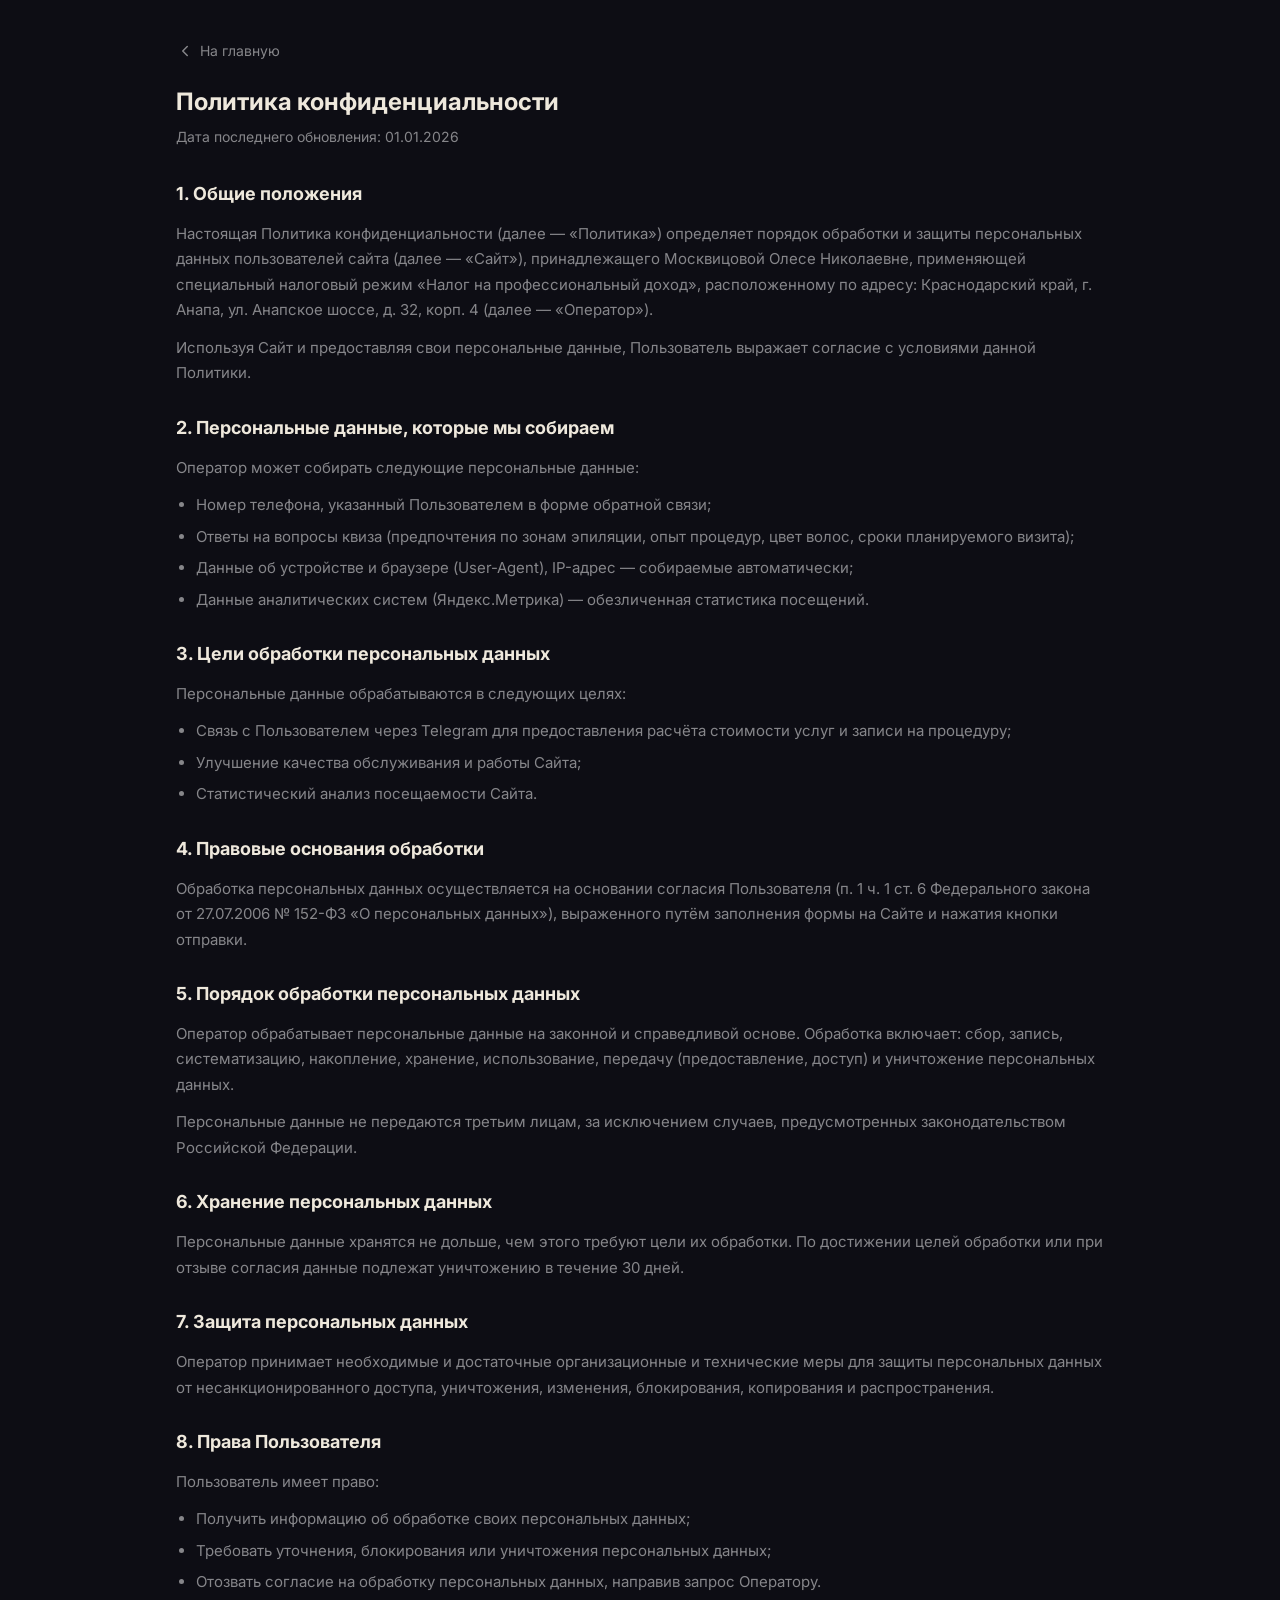
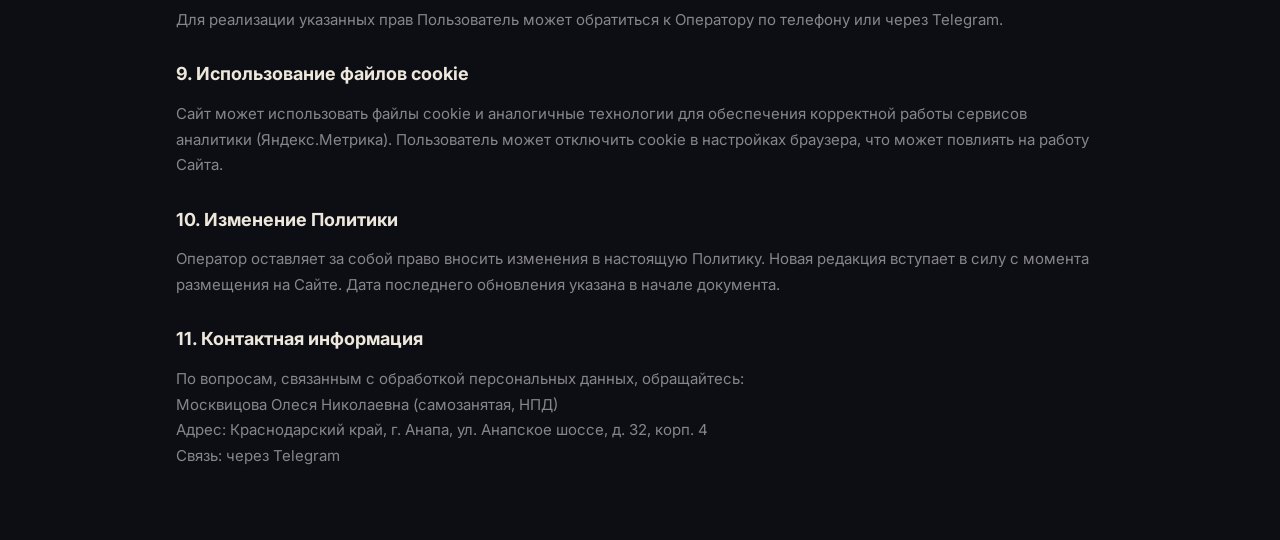
<file: privacy.html>
<!DOCTYPE html>
<html lang="ru">
<head>
  <meta charset="UTF-8">
  <meta name="viewport" content="width=device-width, initial-scale=1.0">
  <title>Политика конфиденциальности — Лазерная эпиляция в Анапе</title>

  <!-- Fonts -->
  <link rel="preconnect" href="https://fonts.googleapis.com">
  <link rel="preconnect" href="https://fonts.gstatic.com" crossorigin>
  <link href="https://fonts.googleapis.com/css2?family=Inter:wght@400;500;600;700&display=swap" rel="stylesheet">

  <!-- Styles -->
  <link rel="stylesheet" href="css/reset.css">
  <link rel="stylesheet" href="css/main.css">

  <style>
    .privacy-page {
      padding: 40px 0 60px;
      background: var(--color-bg);
    }

    .privacy-back {
      display: inline-flex;
      align-items: center;
      gap: 6px;
      font-size: 14px;
      color: var(--color-text-muted);
      margin-bottom: 24px;
      transition: color var(--transition);
    }

    .privacy-back:hover {
      color: var(--color-primary);
    }

    .privacy-back svg {
      width: 18px;
      height: 18px;
    }

    .privacy-title {
      font-size: 24px;
      font-weight: 700;
      margin-bottom: 8px;
      line-height: 1.3;
    }

    .privacy-date {
      font-size: 14px;
      color: var(--color-text-muted);
      margin-bottom: 32px;
    }

    .privacy-content h2 {
      font-size: 18px;
      font-weight: 700;
      margin-top: 28px;
      margin-bottom: 12px;
      color: var(--color-text);
    }

    .privacy-content p {
      font-size: 15px;
      line-height: 1.7;
      color: var(--color-text-muted);
      margin-bottom: 12px;
    }

    .privacy-content ul {
      margin-bottom: 12px;
      padding-left: 20px;
    }

    .privacy-content li {
      font-size: 15px;
      line-height: 1.7;
      color: var(--color-text-muted);
      margin-bottom: 6px;
      list-style: disc;
    }
  </style>
</head>
<body>

  <div class="privacy-page">
    <div class="container">

      <a href="index.html" class="privacy-back">
        <svg xmlns="http://www.w3.org/2000/svg" width="18" height="18" viewBox="0 0 24 24" fill="none" stroke="currentColor" stroke-width="2" stroke-linecap="round" stroke-linejoin="round"><path d="m15 18-6-6 6-6"/></svg>
        На главную
      </a>

      <h1 class="privacy-title">Политика конфиденциальности</h1>
      <p class="privacy-date">Дата последнего обновления: 01.01.2026</p>

      <div class="privacy-content">

        <h2>1. Общие положения</h2>
        <p>
          Настоящая Политика конфиденциальности (далее — «Политика») определяет порядок обработки и защиты
          персональных данных пользователей сайта (далее — «Сайт»), принадлежащего
          Москвицовой Олесе Николаевне, применяющей специальный налоговый режим «Налог на профессиональный доход»,
          расположенному по адресу: Краснодарский край, г. Анапа, ул. Анапское шоссе, д. 32, корп. 4
          (далее — «Оператор»).
        </p>
        <p>
          Используя Сайт и предоставляя свои персональные данные, Пользователь выражает согласие
          с условиями данной Политики.
        </p>

        <h2>2. Персональные данные, которые мы собираем</h2>
        <p>Оператор может собирать следующие персональные данные:</p>
        <ul>
          <li>Номер телефона, указанный Пользователем в форме обратной связи;</li>
          <li>Ответы на вопросы квиза (предпочтения по зонам эпиляции, опыт процедур, цвет волос, сроки планируемого визита);</li>
          <li>Данные об устройстве и браузере (User-Agent), IP-адрес — собираемые автоматически;</li>
          <li>Данные аналитических систем (Яндекс.Метрика) — обезличенная статистика посещений.</li>
        </ul>

        <h2>3. Цели обработки персональных данных</h2>
        <p>Персональные данные обрабатываются в следующих целях:</p>
        <ul>
          <li>Связь с Пользователем через Telegram для предоставления расчёта стоимости услуг и записи на процедуру;</li>
          <li>Улучшение качества обслуживания и работы Сайта;</li>
          <li>Статистический анализ посещаемости Сайта.</li>
        </ul>

        <h2>4. Правовые основания обработки</h2>
        <p>
          Обработка персональных данных осуществляется на основании согласия Пользователя
          (п. 1 ч. 1 ст. 6 Федерального закона от 27.07.2006 № 152-ФЗ «О персональных данных»),
          выраженного путём заполнения формы на Сайте и нажатия кнопки отправки.
        </p>

        <h2>5. Порядок обработки персональных данных</h2>
        <p>
          Оператор обрабатывает персональные данные на законной и справедливой основе.
          Обработка включает: сбор, запись, систематизацию, накопление, хранение, использование,
          передачу (предоставление, доступ) и уничтожение персональных данных.
        </p>
        <p>
          Персональные данные не передаются третьим лицам, за исключением случаев,
          предусмотренных законодательством Российской Федерации.
        </p>

        <h2>6. Хранение персональных данных</h2>
        <p>
          Персональные данные хранятся не дольше, чем этого требуют цели их обработки.
          По достижении целей обработки или при отзыве согласия данные подлежат уничтожению
          в течение 30 дней.
        </p>

        <h2>7. Защита персональных данных</h2>
        <p>
          Оператор принимает необходимые и достаточные организационные и технические меры
          для защиты персональных данных от несанкционированного доступа, уничтожения,
          изменения, блокирования, копирования и распространения.
        </p>

        <h2>8. Права Пользователя</h2>
        <p>Пользователь имеет право:</p>
        <ul>
          <li>Получить информацию об обработке своих персональных данных;</li>
          <li>Требовать уточнения, блокирования или уничтожения персональных данных;</li>
          <li>Отозвать согласие на обработку персональных данных, направив запрос Оператору.</li>
        </ul>
        <p>
          Для реализации указанных прав Пользователь может обратиться к Оператору
          по телефону или через Telegram.
        </p>

        <h2>9. Использование файлов cookie</h2>
        <p>
          Сайт может использовать файлы cookie и аналогичные технологии для обеспечения
          корректной работы сервисов аналитики (Яндекс.Метрика). Пользователь может
          отключить cookie в настройках браузера, что может повлиять на работу Сайта.
        </p>

        <h2>10. Изменение Политики</h2>
        <p>
          Оператор оставляет за собой право вносить изменения в настоящую Политику.
          Новая редакция вступает в силу с момента размещения на Сайте.
          Дата последнего обновления указана в начале документа.
        </p>

        <h2>11. Контактная информация</h2>
        <p>
          По вопросам, связанным с обработкой персональных данных, обращайтесь:<br>
          Москвицова Олеся Николаевна (самозанятая, НПД)<br>
          Адрес: Краснодарский край, г. Анапа, ул. Анапское шоссе, д. 32, корп. 4<br>
          Связь: через Telegram
        </p>

      </div>
    </div>
  </div>

</body>
</html>
</file>
<file: css/main.css>
/* === CSS Variables — Dark Gold Luxury (Lovable Style) === */
:root {
  /* Gold palette */
  --gold: #E2A517;
  --gold-bright: #D4960D;
  --gold-soft: #C9A96E;
  --gold-glow: #D4960D;

  /* Dark backgrounds */
  --bg-dark: #0d0d14;
  --bg-card: #131319;
  --bg-surface: rgba(19, 19, 25, 0.6);
  --glass: rgba(19, 19, 25, 0.6);
  --glass-border: rgba(42, 42, 48, 0.5);

  /* Text */
  --text: #eee8dc;
  --text-muted: #86868a;

  /* Functional */
  --success: #10b981;
  --danger: #ef4444;

  /* Legacy aliases for quiz.css */
  --color-primary: var(--gold);
  --color-primary-dark: var(--gold-bright);
  --color-primary-light: rgba(226, 165, 23, 0.1);
  --color-bg: var(--bg-dark);
  --color-bg-section: var(--bg-card);
  --color-bg-gradient: transparent;
  --color-text: var(--text);
  --color-text-muted: var(--text-muted);
  --color-accent: var(--gold-soft);
  --color-success: var(--success);
  --color-error: var(--danger);
  --color-border: var(--glass-border);
  --color-hint-bg: rgba(226, 165, 23, 0.08);
  --color-hint-text: var(--gold-soft);

  /* Typography */
  --font-heading: 'Cormorant Garamond', 'Georgia', serif;
  --font-main: 'Inter', 'Segoe UI', system-ui, -apple-system, sans-serif;

  /* Spacing & Shapes */
  --radius: 16px;
  --radius-lg: 20px;
  --radius-xl: 24px;
  --shadow: 0 4px 24px rgba(0, 0, 0, 0.3);
  --shadow-lg: 0 8px 40px rgba(0, 0, 0, 0.5);
  --transition: 0.3s ease;
}

/* === Base === */
html {
  font-size: 16px;
  scroll-behavior: smooth;
}

body {
  font-family: var(--font-main);
  font-weight: 400;
  color: var(--text);
  background: var(--bg-dark);
  overflow-x: hidden;
  line-height: 1.6;
}

.container {
  width: 100%;
  max-width: 480px;
  margin: 0 auto;
  padding: 0 16px;
  position: relative;
  z-index: 1;
}

/* === Background Effects === */
.bg-grid {
  display: none;
}

.bg-glow {
  position: fixed;
  inset: 0;
  z-index: 0;
  overflow: hidden;
  pointer-events: none;
}

.bg-glow .orb {
  position: absolute;
  border-radius: 50%;
  filter: blur(180px);
  opacity: 0.10;
  animation: orbFloat 20s ease-in-out infinite alternate;
}

.bg-glow .orb:nth-child(1) {  display: none;}

.bg-glow .orb:nth-child(2) {
  width: 400px;
  height: 400px;
  background: var(--gold-soft);
  bottom: -10%;
  right: -8%;
  animation-delay: -8s;
}

.bg-glow .orb:nth-child(3) {
  width: 350px;
  height: 350px;
  background: var(--gold-bright);
  top: 45%;
  left: 55%;
  animation-delay: -14s;
}

@keyframes orbFloat {
  0% { transform: translate(0, 0) scale(1); }
  100% { transform: translate(30px, -20px) scale(1.1); }
}

/* === Glass Effect (Lovable bg-glass) === */
.glass {
  background: var(--glass);
  backdrop-filter: blur(16px);
  -webkit-backdrop-filter: blur(16px);
  border: 1px solid var(--glass-border);
}

/* === Gold glow shadow (Lovable glow-gold) === */
.glow-gold {
  box-shadow: 0 0 30px rgba(212, 150, 13, 0.15), 0 0 60px rgba(212, 150, 13, 0.05);
}

/* === Gold gradient text (Lovable text-gradient-gold) === */
.text-gold {
  background: linear-gradient(135deg, var(--gold), var(--gold-soft));
  -webkit-background-clip: text;
  -webkit-text-fill-color: transparent;
  background-clip: text;
}

/* === Buttons === */
.btn {
  display: inline-flex;
  align-items: center;
  justify-content: center;
  gap: 10px;
  min-height: 56px;
  padding: 16px 32px;
  font-size: 1rem;
  font-weight: 600;
  border-radius: var(--radius);
  transition: all var(--transition);
  border: none;
  cursor: pointer;
  -webkit-tap-highlight-color: transparent;
}

/* Lovable btn-gold */
.btn-primary {
  background: var(--gold);
  color: var(--bg-dark);
  box-shadow: 0 4px 20px rgba(226, 165, 23, 0.3);
}

.btn-primary:hover {
  transform: translateY(-1px);
  box-shadow: 0 6px 30px rgba(226, 165, 23, 0.5);
}

.btn-primary:active {
  transform: translateY(0);
}

.btn-primary:disabled {
  background: rgba(255, 255, 255, 0.06);
  color: var(--text-muted);
  box-shadow: none;
  cursor: not-allowed;
  transform: none;
}

/* Gold shimmer CTA */
.btn-neon-shimmer {
  background: linear-gradient(135deg, var(--gold) 0%, var(--gold-soft) 30%, #F0C850 50%, var(--gold-soft) 70%, var(--gold) 100%);
  background-size: 300% 300%;
  color: var(--bg-dark);
  box-shadow: 0 4px 25px rgba(226, 165, 23, 0.35);
  animation: gold-shimmer 4s ease infinite;
  font-size: 1.0625rem;
  font-weight: 600;
}

.btn-neon-shimmer:hover {
  transform: translateY(-1px);
  box-shadow: 0 6px 35px rgba(226, 165, 23, 0.5);
}

.btn-neon-shimmer:active {
  transform: translateY(0);
}

@keyframes gold-shimmer {
  0% { background-position: 0% 50%; }
  50% { background-position: 100% 50%; }
  100% { background-position: 0% 50%; }
}

.btn-full {
  width: 100%;
}

.btn-outline {
  background: transparent;
  color: var(--gold-soft);
  border: 1px solid var(--glass-border);
}

.btn-outline:hover {
  border-color: rgba(226, 165, 23, 0.4);
  color: var(--gold);
}

/* === Hero Section === */
#hero {
  background: transparent;
  min-height: 100vh;
  min-height: 100dvh;
  display: flex;
  align-items: center;
  padding: 60px 0 40px;
  position: relative;
  overflow: hidden;
}

/* Hero background image (Lovable style) */
.hero__bg {
  position: absolute;
  inset: 0;
  z-index: 0;
  pointer-events: none;
}

.hero__bg-img {
  width: 100%;
  height: 100%;
  object-fit: cover;
  opacity: 0.4;
}

.hero__story {
  display: flex;
  align-items: center;
  gap: 12px;
  margin-bottom: 24px;
}

.hero__avatar {
  width: 72px;
  height: 72px;
  border-radius: 50%;
  display: flex;
  align-items: center;
  justify-content: center;
  position: relative;
  flex-shrink: 0;
}

/* Pulsing glow behind logo */
.hero__avatar-glow {
  position: absolute;
  inset: -16px;
  border-radius: 50%;
  background: radial-gradient(circle, rgba(201, 169, 110, 0.1), transparent 70%);
  animation: logoGlowPulse 3s ease-in-out infinite;
}

@keyframes logoGlowPulse {
  0%, 100% { opacity: 0.5; transform: scale(1); }
  50% { opacity: 1; transform: scale(1.1); }
}

/* Outer spinning ring */
.hero__avatar-ring--outer {
  position: absolute;
  inset: -10px;
  border-radius: 50%;
  border: 1px solid transparent;
  border-top-color: rgba(201, 169, 110, 0.4);
  border-right-color: rgba(201, 169, 110, 0.1);
  animation: spinCW 6s linear infinite;
}

@keyframes spinCW { to { transform: rotate(360deg); } }

/* Inner counter-spinning ring */
.hero__avatar-ring--inner {
  position: absolute;
  inset: -4px;
  border-radius: 50%;
  border: 1px solid transparent;
  border-bottom-color: rgba(201, 169, 110, 0.3);
  border-left-color: rgba(201, 169, 110, 0.08);
  animation: spinCCW 4s linear infinite;
}

@keyframes spinCCW { to { transform: rotate(-360deg); } }

/* Orbit dots */
.hero__avatar-dot {
  position: absolute;
  width: 3px;
  height: 3px;
  border-radius: 50%;
  background: var(--gold);
  box-shadow: 0 0 6px rgba(201, 169, 110, 0.6);
}

.hero__avatar-dot:nth-child(4) {
  top: -8px;
  left: 50%;
  transform: translateX(-50%);
  animation: orbitDotFade 3s ease-in-out infinite;
}

.hero__avatar-dot:nth-child(5) {
  bottom: -8px;
  left: 50%;
  transform: translateX(-50%);
  animation: orbitDotFade 3s ease-in-out infinite 1.5s;
}

@keyframes orbitDotFade {
  0%, 100% { opacity: 0.2; }
  50% { opacity: 1; }
}

.hero__avatar-inner {
  width: 72px;
  height: 72px;
  border-radius: 50%;
  background: linear-gradient(145deg, rgba(201, 169, 110, 0.1), rgba(201, 169, 110, 0.03));
  border: 1px solid rgba(201, 169, 110, 0.15);
  display: flex;
  align-items: center;
  justify-content: center;
  position: relative;
  z-index: 1;
  animation: logoBreath 4s ease-in-out infinite;
}

@keyframes logoBreath {
  0%, 100% { box-shadow: 0 0 20px rgba(201, 169, 110, 0.1); }
  50% { box-shadow: 0 0 40px rgba(201, 169, 110, 0.2); }
}

.hero__avatar-logo {
  font-size: 22px;
  font-weight: 800;
  font-family: var(--font-main);
  background: linear-gradient(135deg, #e8d5a8, var(--gold-soft), #a07d3f);
  background-size: 200% 200%;
  -webkit-background-clip: text;
  -webkit-text-fill-color: transparent;
  background-clip: text;
  animation: logoGradShift 4s ease-in-out infinite;
  letter-spacing: 2px;
  user-select: none;
  line-height: 1;
}

@keyframes logoGradShift {
  0%, 100% { background-position: 0% 50%; }
  50% { background-position: 100% 50%; }
}

.hero__story-text {
  font-size: 14px;
  color: var(--text-muted);
  line-height: 1.4;
}

.hero__story-text strong {
  color: var(--text);
  display: block;
  font-weight: 600;
}


.hero__title {
  font-size: 32px;
  font-weight: 700;
  font-family: var(--font-heading);
  line-height: 1.15;
  margin-bottom: 16px;
  color: var(--text);
}

.hero__title span {
  background: linear-gradient(135deg, var(--gold), var(--gold-soft));
  background-size: 200% 200%;
  -webkit-background-clip: text;
  -webkit-text-fill-color: transparent;
  background-clip: text;
  animation: goldGradient 6s ease-in-out infinite;
}

@keyframes goldGradient {
  0%, 100% { background-position: 0% 50%; }
  50% { background-position: 100% 50%; }
}

.hero__subtitle {
  font-size: 16px;
  color: var(--text-muted);
  line-height: 1.5;
  margin-bottom: 24px;
  font-weight: 400;
}

.hero__cta {
  margin-bottom: 12px;
}

.hero__urgency {
  text-align: center;
  font-size: 14px;
  color: var(--gold);
  font-weight: 600;
  margin-bottom: 32px;
  animation: urgency-pulse 2.5s ease-in-out infinite;
  display: flex;
  align-items: center;
  justify-content: center;
  gap: 6px;
}

@keyframes urgency-pulse {
  0%, 100% { opacity: 1; }
  50% { opacity: 0.4; }
}

.hero__urgency svg {
  width: 16px;
  height: 16px;
}

/* Social proof mini-bar (Lovable bg-glass) */
.hero__social-proof {
  display: flex;
  justify-content: space-between;
  gap: 8px;
  padding: 16px;
  background: var(--glass);
  backdrop-filter: blur(16px);
  -webkit-backdrop-filter: blur(16px);
  border-radius: var(--radius);
  border: 1px solid var(--glass-border);
}

.hero__stat {
  text-align: center;
  flex: 1;
}

.hero__stat-value {
  font-size: 22px;
  font-weight: 700;
  font-family: var(--font-heading);
  color: var(--gold);
  line-height: 1.2;
}

.hero__stat-label {
  font-size: 11px;
  color: var(--text-muted);
  line-height: 1.3;
  margin-top: 2px;
}

/* === Trust Bar (Lovable BenefitsSection style) === */
#trust-bar {
  padding: 40px 0;
  background: transparent;
  position: relative;
  z-index: 1;
}

.trust-grid {
  display: grid;
  grid-template-columns: 1fr 1fr;
  gap: 12px;
}

.trust-card {
  background: var(--glass);
  backdrop-filter: blur(16px);
  -webkit-backdrop-filter: blur(16px);
  border: 1px solid var(--glass-border);
  border-radius: var(--radius);
  padding: 16px;
  text-align: center;
  transition: all var(--transition);
  box-shadow: 0 0 30px rgba(212, 150, 13, 0.08), 0 0 60px rgba(212, 150, 13, 0.03);
}

.trust-card:hover {
  border-color: rgba(226, 165, 23, 0.2);
  transform: translateY(-4px);
  box-shadow: 0 0 30px rgba(212, 150, 13, 0.15), 0 0 60px rgba(212, 150, 13, 0.05);
}

.trust-card__icon {
  width: 44px;
  height: 44px;
  border-radius: 12px;
  background: rgba(226, 165, 23, 0.1);
  display: flex;
  align-items: center;
  justify-content: center;
  margin: 0 auto 12px;
  color: var(--gold);
}

.trust-card__title {
  font-size: 15px;
  font-weight: 600;
  margin-bottom: 4px;
  color: var(--gold);
}

.trust-card__text {
  font-size: 13px;
  color: var(--text-muted);
  line-height: 1.4;
}

/* === Reviews === */
#reviews {
  padding: 40px 0;
  background: transparent;
  position: relative;
  z-index: 1;
}

.section-title {
  font-size: 26px;
  font-weight: 700;
  font-family: var(--font-heading);
  text-align: center;
  margin-bottom: 8px;
  color: var(--text);
}

.section-subtitle {
  font-size: 15px;
  color: var(--text-muted);
  text-align: center;
  margin-bottom: 24px;
}

.reviews-scroll {
  display: flex;
  gap: 12px;
  overflow-x: auto;
  scroll-snap-type: x mandatory;
  -webkit-overflow-scrolling: touch;
  padding-bottom: 8px;
  scrollbar-width: none;
}

.reviews-scroll::-webkit-scrollbar {
  display: none;
}

.review-card {
  min-width: 300px;
  width: 300px;
  background: var(--glass);
  backdrop-filter: blur(16px);
  -webkit-backdrop-filter: blur(16px);
  border: 1px solid var(--glass-border);
  border-radius: var(--radius);
  padding: 20px;
  scroll-snap-align: start;
  flex-shrink: 0;
  transition: all var(--transition);
}

.review-card:hover {
  border-color: rgba(226, 165, 23, 0.15);
}

.review-card__header {
  display: flex;
  align-items: center;
  gap: 12px;
  margin-bottom: 12px;
}

.review-card__avatar {
  width: 40px;
  height: 40px;
  border-radius: 50%;
  background: rgba(226, 165, 23, 0.1);
  display: flex;
  align-items: center;
  justify-content: center;
  font-size: 18px;
  flex-shrink: 0;
}

.review-card__name {
  font-weight: 600;
  font-size: 15px;
  color: var(--text);
}

.review-card__zone {
  font-size: 13px;
  color: var(--text-muted);
}

.review-card__stars {
  color: #FBBF24;
  font-size: 14px;
  margin-bottom: 8px;
  letter-spacing: 2px;
}

.review-card__text {
  font-size: 14px;
  line-height: 1.5;
  color: var(--text-muted);
}

/* === Before/After === */
#before-after {
  padding: 40px 0;
  background: transparent;
  position: relative;
  z-index: 1;
}

.ba-scroll {
  display: flex;
  gap: 12px;
  overflow-x: auto;
  scroll-snap-type: x mandatory;
  -webkit-overflow-scrolling: touch;
  padding-bottom: 8px;
  scrollbar-width: none;
}

.ba-scroll::-webkit-scrollbar {
  display: none;
}

.ba-card {
  min-width: 300px;
  width: 300px;
  background: var(--glass);
  backdrop-filter: blur(16px);
  -webkit-backdrop-filter: blur(16px);
  border: 1px solid var(--glass-border);
  border-radius: var(--radius);
  overflow: hidden;
  scroll-snap-align: start;
  flex-shrink: 0;
  transition: all var(--transition);
}

.ba-card:hover {
  border-color: rgba(226, 165, 23, 0.15);
}

.ba-card__images {
  display: grid;
  grid-template-columns: 1fr 1fr;
  gap: 2px;
}

.ba-card__img {
  position: relative;
  aspect-ratio: 1;
  background: rgba(255, 255, 255, 0.02);
  overflow: hidden;
}

.ba-card__img img {
  width: 100%;
  height: 100%;
  object-fit: cover;
  display: block;
}

.ba-card__img::after {
  content: attr(data-label);
  position: absolute;
  bottom: 8px;
  left: 8px;
  font-size: 11px;
  font-weight: 600;
  padding: 2px 8px;
  border-radius: 4px;
  color: #fff;
}

.ba-card__img--before::after {
  background: rgba(255, 255, 255, 0.15);
  backdrop-filter: blur(4px);
}

.ba-card__img--after::after {
  background: rgba(226, 165, 23, 0.5);
  backdrop-filter: blur(4px);
}

.ba-card__info {
  padding: 12px 16px;
}

.ba-card__zone {
  font-weight: 600;
  font-size: 14px;
  margin-bottom: 4px;
  color: var(--text);
}

.ba-card__sessions {
  font-size: 13px;
  color: var(--text-muted);
}

/* === FAQ === */
#faq {
  padding: 40px 0;
  background: transparent;
  position: relative;
  z-index: 1;
}

.faq-list {
  display: flex;
  flex-direction: column;
  gap: 8px;
}

.faq-item {
  background: var(--glass);
  backdrop-filter: blur(16px);
  -webkit-backdrop-filter: blur(16px);
  border-radius: var(--radius);
  overflow: hidden;
  border: 1px solid var(--glass-border);
  transition: all var(--transition);
  box-shadow: 0 0 30px rgba(212, 150, 13, 0.06), 0 0 60px rgba(212, 150, 13, 0.02);
}

.faq-item:hover {
  border-color: rgba(226, 165, 23, 0.15);
}

.faq-item__question {
  width: 100%;
  display: flex;
  align-items: center;
  justify-content: space-between;
  padding: 16px;
  font-size: 15px;
  font-weight: 600;
  text-align: left;
  background: none;
  border: none;
  cursor: pointer;
  gap: 12px;
  color: var(--text);
  min-height: 48px;
}

.faq-item__question svg {
  flex-shrink: 0;
  transition: transform var(--transition);
  color: var(--text-muted);
}

.faq-item.open .faq-item__question svg {
  transform: rotate(180deg);
  color: var(--gold);
}

.faq-item__answer {
  max-height: 0;
  overflow: hidden;
  transition: max-height 0.35s ease, padding 0.35s ease;
}

.faq-item.open .faq-item__answer {
  max-height: 300px;
}

.faq-item__answer-inner {
  padding: 0 16px 16px;
  font-size: 14px;
  line-height: 1.6;
  color: var(--text-muted);
}

/* === Footer Content === */
#footer-content {
  padding: 40px 0 0;
  background: transparent;
  position: relative;
  z-index: 1;
}

.map-placeholder {
  background: var(--glass);
  backdrop-filter: blur(16px);
  -webkit-backdrop-filter: blur(16px);
  border-radius: var(--radius);
  height: 200px;
  display: flex;
  flex-direction: column;
  align-items: center;
  justify-content: center;
  gap: 12px;
  color: var(--text-muted);
  margin-bottom: 16px;
  border: 1px solid var(--glass-border);
}

.map-placeholder svg {
  color: var(--gold);
}

.map-placeholder__text {
  font-size: 14px;
  font-weight: 500;
}

/* === Footer === */
footer {
  background: rgba(19, 19, 25, 0.5);
  border-top: 1px solid var(--glass-border);
  color: var(--text-muted);
  padding: 24px 0;
  margin-top: 40px;
  font-size: 13px;
  position: relative;
  z-index: 1;
}

footer .container {
  display: flex;
  flex-direction: column;
  align-items: center;
  gap: 8px;
  text-align: center;
}

footer a {
  color: var(--gold-soft);
  text-decoration: underline;
}

footer a:hover {
  color: var(--gold);
}

/* === Sticky CTA === */
.sticky-cta {
  position: fixed;
  bottom: 0;
  left: 0;
  right: 0;
  z-index: 100;
  background: rgba(13, 13, 20, 0.92);
  backdrop-filter: blur(20px);
  -webkit-backdrop-filter: blur(20px);
  padding: 12px 16px;
  padding-bottom: calc(12px + env(safe-area-inset-bottom, 0px));
  box-shadow: 0 -4px 30px rgba(0, 0, 0, 0.4);
  border-top: 1px solid var(--glass-border);
  transform: translateY(100%);
  transition: transform 0.4s ease;
}

.sticky-cta.visible {
  transform: translateY(0);
}

.sticky-cta.hidden {
  transform: translateY(100%);
}

.sticky-cta .btn {
  width: 100%;
  font-size: 15px;
  min-height: 48px;
}

/* === Yandex Map iframe === */
.map-embed {
  border-radius: var(--radius);
  overflow: hidden;
  margin-bottom: 16px;
  border: 1px solid var(--glass-border);
}

.map-embed iframe {
  display: block;
  border: none;
}

/* === Global icon color (gold) except review stars & button icons === */
svg[data-lucide] {
  color: var(--gold);
}

.btn svg[data-lucide] {
  color: inherit;
}

/* === Desktop === */
@media (min-width: 768px) {
  .container {
    max-width: 640px;
  }

  .hero__title {
    font-size: 40px;
  }

  .trust-grid {
    grid-template-columns: repeat(4, 1fr);
  }

  .section-title {
    font-size: 32px;
  }
}

@media (min-width: 1200px) {
  .container {
    max-width: 960px;
  }

  .hero__title {
    font-size: 48px;
  }
}

/* === Scroll Reveal Animations === */
.reveal {
  opacity: 0;
  transform: translateY(40px);
  transition: opacity 0.8s cubic-bezier(0.16, 1, 0.3, 1),
              transform 0.8s cubic-bezier(0.16, 1, 0.3, 1);
}

.reveal.visible {
  opacity: 1;
  transform: translateY(0);
}

/* Staggered children animation */
.reveal-stagger .reveal-child {
  opacity: 0;
  transform: translateY(30px);
  transition: opacity 0.6s cubic-bezier(0.16, 1, 0.3, 1),
              transform 0.6s cubic-bezier(0.16, 1, 0.3, 1);
}

.reveal-stagger.visible .reveal-child {
  opacity: 1;
  transform: translateY(0);
}

.reveal-stagger.visible .reveal-child:nth-child(1) { transition-delay: 0.05s; }
.reveal-stagger.visible .reveal-child:nth-child(2) { transition-delay: 0.12s; }
.reveal-stagger.visible .reveal-child:nth-child(3) { transition-delay: 0.19s; }
.reveal-stagger.visible .reveal-child:nth-child(4) { transition-delay: 0.26s; }
.reveal-stagger.visible .reveal-child:nth-child(5) { transition-delay: 0.33s; }

/* Scale-in for special elements */
.reveal-scale {
  opacity: 0;
  transform: scale(0.9);
  transition: opacity 0.7s cubic-bezier(0.16, 1, 0.3, 1),
              transform 0.7s cubic-bezier(0.16, 1, 0.3, 1);
}

.reveal-scale.visible {
  opacity: 1;
  transform: scale(1);
}

/* === Parallax Background === */
.bg-glow.parallax {
  will-change: transform;
  transition: transform 0.1s linear;
}

/* === Enhanced Card Hover Effects === */
.trust-card {
  transition: all 0.4s cubic-bezier(0.16, 1, 0.3, 1);
}

.trust-card:hover {
  transform: translateY(-8px) scale(1.02);
  box-shadow: 0 0 40px rgba(212, 150, 13, 0.2), 0 0 80px rgba(212, 150, 13, 0.08);
  border-color: rgba(226, 165, 23, 0.3);
}

.trust-card:hover .trust-card__icon {
  transform: scale(1.15) rotate(-5deg);
  background: rgba(226, 165, 23, 0.18);
}

.trust-card__icon {
  transition: all 0.4s cubic-bezier(0.16, 1, 0.3, 1);
}

.review-card {
  transition: all 0.4s cubic-bezier(0.16, 1, 0.3, 1);
}

.review-card:hover {
  transform: translateY(-4px) scale(1.01);
  border-color: rgba(226, 165, 23, 0.25);
  box-shadow: 0 8px 32px rgba(212, 150, 13, 0.12);
}

.ba-card {
  transition: all 0.4s cubic-bezier(0.16, 1, 0.3, 1);
}

.ba-card:hover {
  transform: translateY(-4px) scale(1.01);
  border-color: rgba(226, 165, 23, 0.25);
  box-shadow: 0 8px 32px rgba(212, 150, 13, 0.12);
}

.ba-card:hover .ba-card__img img {
  transform: scale(1.05);
}

.ba-card__img img {
  transition: transform 0.6s cubic-bezier(0.16, 1, 0.3, 1);
}

.faq-item {
  transition: all 0.4s cubic-bezier(0.16, 1, 0.3, 1);
}

.faq-item:hover {
  transform: translateX(4px);
  border-color: rgba(226, 165, 23, 0.2);
}

/* === Enhanced Button Effects === */
.btn-neon-shimmer {
  position: relative;
  overflow: hidden;
}

.btn-neon-shimmer::before {
  content: '';
  position: absolute;
  top: -50%;
  left: -60%;
  width: 40%;
  height: 200%;
  background: linear-gradient(
    90deg,
    transparent,
    rgba(255, 255, 255, 0.25),
    transparent
  );
  transform: skewX(-20deg);
  transition: none;
  animation: btnShine 4s ease-in-out infinite;
}

@keyframes btnShine {
  0%, 100% { left: -60%; }
  50% { left: 120%; }
}

.btn-primary {
  position: relative;
  overflow: hidden;
  transition: all 0.4s cubic-bezier(0.16, 1, 0.3, 1);
}

.btn-primary:hover {
  transform: translateY(-2px);
  box-shadow: 0 8px 36px rgba(226, 165, 23, 0.45);
}

.btn-primary:active {
  transform: translateY(0) scale(0.98);
}

/* === Animated Gradient Title === */
.hero__title {
  position: relative;
}

.hero__title span {
  background: linear-gradient(
    270deg,
    var(--gold),
    #F0C850,
    var(--gold-soft),
    #E8C547,
    var(--gold)
  );
  background-size: 400% 400%;
  -webkit-background-clip: text;
  -webkit-text-fill-color: transparent;
  background-clip: text;
  animation: gradientShift 6s ease infinite;
}

@keyframes gradientShift {
  0% { background-position: 0% 50%; }
  25% { background-position: 50% 100%; }
  50% { background-position: 100% 50%; }
  75% { background-position: 50% 0%; }
  100% { background-position: 0% 50%; }
}

/* Section titles get gradient on hover */
.section-title {
  transition: all 0.4s ease;
  cursor: default;
}

/* === Floating Particles Decoration === */
.particles {
  position: fixed;
  inset: 0;
  z-index: 0;
  pointer-events: none;
  overflow: hidden;
}

.particle {
  position: absolute;
  width: 3px;
  height: 3px;
  border-radius: 50%;
  background: var(--gold);
  opacity: 0;
  animation: particleFloat linear infinite;
}

@keyframes particleFloat {
  0% { opacity: 0; transform: translateY(100vh) scale(0); }
  10% { opacity: 0.6; }
  90% { opacity: 0.3; }
  100% { opacity: 0; transform: translateY(-10vh) scale(1); }
}

/* === Glowing separator between sections === */
.glow-divider {
  height: 1px;
  background: linear-gradient(90deg, transparent, rgba(226, 165, 23, 0.3), transparent);
  margin: 0 auto;
  max-width: 200px;
  position: relative;
}

.glow-divider::after {
  content: '';
  position: absolute;
  inset: -4px 0;
  background: linear-gradient(90deg, transparent, rgba(226, 165, 23, 0.08), transparent);
  filter: blur(4px);
}

/* === Hero entrance animation === */
.hero__story { animation: heroFadeIn 0.8s 0.1s cubic-bezier(0.16, 1, 0.3, 1) both; }
.hero__title { animation: heroFadeIn 0.8s 0.25s cubic-bezier(0.16, 1, 0.3, 1) both; }
.hero__subtitle { animation: heroFadeIn 0.8s 0.4s cubic-bezier(0.16, 1, 0.3, 1) both; }
.hero__cta { animation: heroFadeIn 0.8s 0.55s cubic-bezier(0.16, 1, 0.3, 1) both; }
.hero__urgency { animation: heroFadeIn 0.8s 0.65s cubic-bezier(0.16, 1, 0.3, 1) both; }
.hero__social-proof { animation: heroFadeIn 0.8s 0.75s cubic-bezier(0.16, 1, 0.3, 1) both; }

@keyframes heroFadeIn {
  from { opacity: 0; transform: translateY(30px); }
  to { opacity: 1; transform: translateY(0); }
}

/* === Back to Top Button === */
.back-to-top {
  position: fixed;
  bottom: 90px;
  right: 16px;
  z-index: 99;
  width: 48px;
  height: 48px;
  border-radius: 50%;
  background: var(--glass);
  backdrop-filter: blur(16px);
  -webkit-backdrop-filter: blur(16px);
  border: 1px solid var(--glass-border);
  color: var(--gold);
  display: flex;
  align-items: center;
  justify-content: center;
  cursor: pointer;
  opacity: 0;
  transform: translateY(20px) scale(0.8);
  transition: all 0.4s cubic-bezier(0.16, 1, 0.3, 1);
  pointer-events: none;
  box-shadow: 0 4px 20px rgba(0, 0, 0, 0.3);
}

.back-to-top.visible {
  opacity: 1;
  transform: translateY(0) scale(1);
  pointer-events: auto;
}

.back-to-top:hover {
  background: rgba(226, 165, 23, 0.15);
  border-color: rgba(226, 165, 23, 0.4);
  transform: translateY(-2px) scale(1.05);
  box-shadow: 0 8px 30px rgba(212, 150, 13, 0.2);
}

.back-to-top:active {
  transform: translateY(0) scale(0.95);
}

.back-to-top svg {
  width: 22px;
  height: 22px;
  transition: transform 0.3s ease;
}

.back-to-top:hover svg {
  transform: translateY(-2px);
}

/* === Contact Form Section === */
#contact {
  padding: 40px 0;
  position: relative;
  z-index: 1;
}

.contact-card {
  background: var(--glass);
  backdrop-filter: blur(16px);
  -webkit-backdrop-filter: blur(16px);
  border: 1px solid var(--glass-border);
  border-radius: var(--radius-xl);
  padding: 32px 24px;
  box-shadow: 0 0 30px rgba(212, 150, 13, 0.08), 0 0 60px rgba(212, 150, 13, 0.03);
  position: relative;
  overflow: hidden;
}

.contact-card__fields {
  display: flex;
  flex-direction: column;
  gap: 12px;
  margin-bottom: 16px;
}

.contact-input {
  width: 100%;
  height: 52px;
  padding: 0 16px;
  border: 1px solid var(--glass-border);
  border-radius: var(--radius);
  font-size: 15px;
  font-weight: 400;
  transition: border-color var(--transition), box-shadow var(--transition);
  background: rgba(19, 19, 25, 0.5);
  color: var(--text);
}

.contact-input::placeholder {
  color: var(--text-muted);
  opacity: 0.5;
}

.contact-input:focus {
  outline: none;
  border-color: rgba(226, 165, 23, 0.4);
  box-shadow: 0 0 0 3px rgba(226, 165, 23, 0.08);
}

.contact-textarea {
  height: 120px;
  padding: 14px 16px;
  resize: vertical;
  min-height: 80px;
  max-height: 200px;
  line-height: 1.5;
}

/* Success overlay */
.contact-success {
  position: absolute;
  inset: 0;
  background: var(--glass);
  backdrop-filter: blur(20px);
  -webkit-backdrop-filter: blur(20px);
  display: flex;
  flex-direction: column;
  align-items: center;
  justify-content: center;
  gap: 16px;
  opacity: 0;
  pointer-events: none;
  transition: opacity 0.5s ease;
  z-index: 2;
}

.contact-success.visible {
  opacity: 1;
  pointer-events: auto;
}

.contact-success__check {
  width: 72px;
  height: 72px;
  border-radius: 50%;
  background: linear-gradient(135deg, var(--gold), var(--gold-soft));
  display: flex;
  align-items: center;
  justify-content: center;
  animation: successPop 0.6s cubic-bezier(0.16, 1, 0.3, 1) both;
  box-shadow: 0 0 40px rgba(226, 165, 23, 0.3);
}

.contact-success__check svg {
  color: var(--bg-dark);
  width: 36px;
  height: 36px;
  animation: successCheckDraw 0.4s 0.3s ease both;
  opacity: 0;
}

@keyframes successPop {
  0% { transform: scale(0) rotate(-45deg); opacity: 0; }
  60% { transform: scale(1.15) rotate(5deg); }
  100% { transform: scale(1) rotate(0); opacity: 1; }
}

@keyframes successCheckDraw {
  from { opacity: 0; transform: scale(0.3); }
  to { opacity: 1; transform: scale(1); }
}

.contact-success__title {
  font-size: 20px;
  font-weight: 700;
  font-family: var(--font-heading);
  color: var(--text);
  text-align: center;
}

.contact-success__text {
  font-size: 14px;
  color: var(--text-muted);
  text-align: center;
  line-height: 1.5;
}

/* Confetti particles in success */
.confetti-particle {
  position: absolute;
  width: 6px;
  height: 6px;
  border-radius: 1px;
  opacity: 0;
  animation: confettiFall 1.2s ease-out forwards;
}

@keyframes confettiFall {
  0% { opacity: 1; transform: translateY(0) rotate(0deg) scale(1); }
  100% { opacity: 0; transform: translateY(120px) rotate(720deg) scale(0.3); }
}

/* === Animated Counters === */
.hero__stat-value[data-count] {
  font-variant-numeric: tabular-nums;
}

/* === Mobile Navigation === */
.mobile-nav {
  position: fixed;
  top: 0;
  left: 0;
  right: 0;
  z-index: 200;
  background: rgba(13, 13, 20, 0.95);
  backdrop-filter: blur(20px);
  -webkit-backdrop-filter: blur(20px);
  border-bottom: 1px solid var(--glass-border);
  padding: 0 16px;
  height: 56px;
  display: flex;
  align-items: center;
  justify-content: space-between;
  transform: translateY(-100%);
  transition: transform 0.4s cubic-bezier(0.16, 1, 0.3, 1);
}

.mobile-nav.visible {
  transform: translateY(0);
}

.mobile-nav__logo {
  font-size: 16px;
  font-weight: 700;
  color: var(--gold);
  letter-spacing: 1px;
}

.mobile-nav__burger {
  width: 44px;
  height: 44px;
  display: flex;
  align-items: center;
  justify-content: center;
  cursor: pointer;
  background: none;
  border: none;
  padding: 0;
  -webkit-tap-highlight-color: transparent;
}

.burger-icon {
  width: 22px;
  height: 16px;
  position: relative;
  display: flex;
  flex-direction: column;
  justify-content: space-between;
}

.burger-icon span {
  display: block;
  height: 2px;
  background: var(--gold);
  border-radius: 1px;
  transition: all 0.3s ease;
  transform-origin: center;
}

.mobile-nav__burger.open .burger-icon span:nth-child(1) {
  transform: translateY(7px) rotate(45deg);
}

.mobile-nav__burger.open .burger-icon span:nth-child(2) {
  opacity: 0;
  transform: scaleX(0);
}

.mobile-nav__burger.open .burger-icon span:nth-child(3) {
  transform: translateY(-7px) rotate(-45deg);
}

/* Mobile menu overlay */
.mobile-menu {
  position: fixed;
  top: 56px;
  left: 0;
  right: 0;
  bottom: 0;
  z-index: 199;
  background: rgba(13, 13, 20, 0.97);
  backdrop-filter: blur(24px);
  -webkit-backdrop-filter: blur(24px);
  padding: 24px;
  display: flex;
  flex-direction: column;
  gap: 4px;
  opacity: 0;
  pointer-events: none;
  transform: translateY(-10px);
  transition: all 0.35s cubic-bezier(0.16, 1, 0.3, 1);
}

.mobile-menu.open {
  opacity: 1;
  pointer-events: auto;
  transform: translateY(0);
}

.mobile-menu__link {
  display: flex;
  align-items: center;
  gap: 12px;
  padding: 16px;
  border-radius: var(--radius);
  font-size: 16px;
  font-weight: 500;
  color: var(--text);
  text-decoration: none;
  transition: all 0.3s ease;
  cursor: pointer;
  background: none;
  border: none;
  width: 100%;
  text-align: left;
  -webkit-tap-highlight-color: transparent;
}

.mobile-menu__link:hover,
.mobile-menu__link:active {
  background: rgba(226, 165, 23, 0.08);
  color: var(--gold);
}

.mobile-menu__link svg {
  width: 20px;
  height: 20px;
  color: var(--gold);
  flex-shrink: 0;
}

.mobile-menu__divider {
  height: 1px;
  background: var(--glass-border);
  margin: 8px 0;
}

.mobile-menu__cta {
  margin-top: auto;
}

/* === Utility === */
.visually-hidden {
  position: absolute;
  width: 1px;
  height: 1px;
  padding: 0;
  margin: -1px;
  overflow: hidden;
  clip: rect(0, 0, 0, 0);
  white-space: nowrap;
  border: 0;
}
</file>
